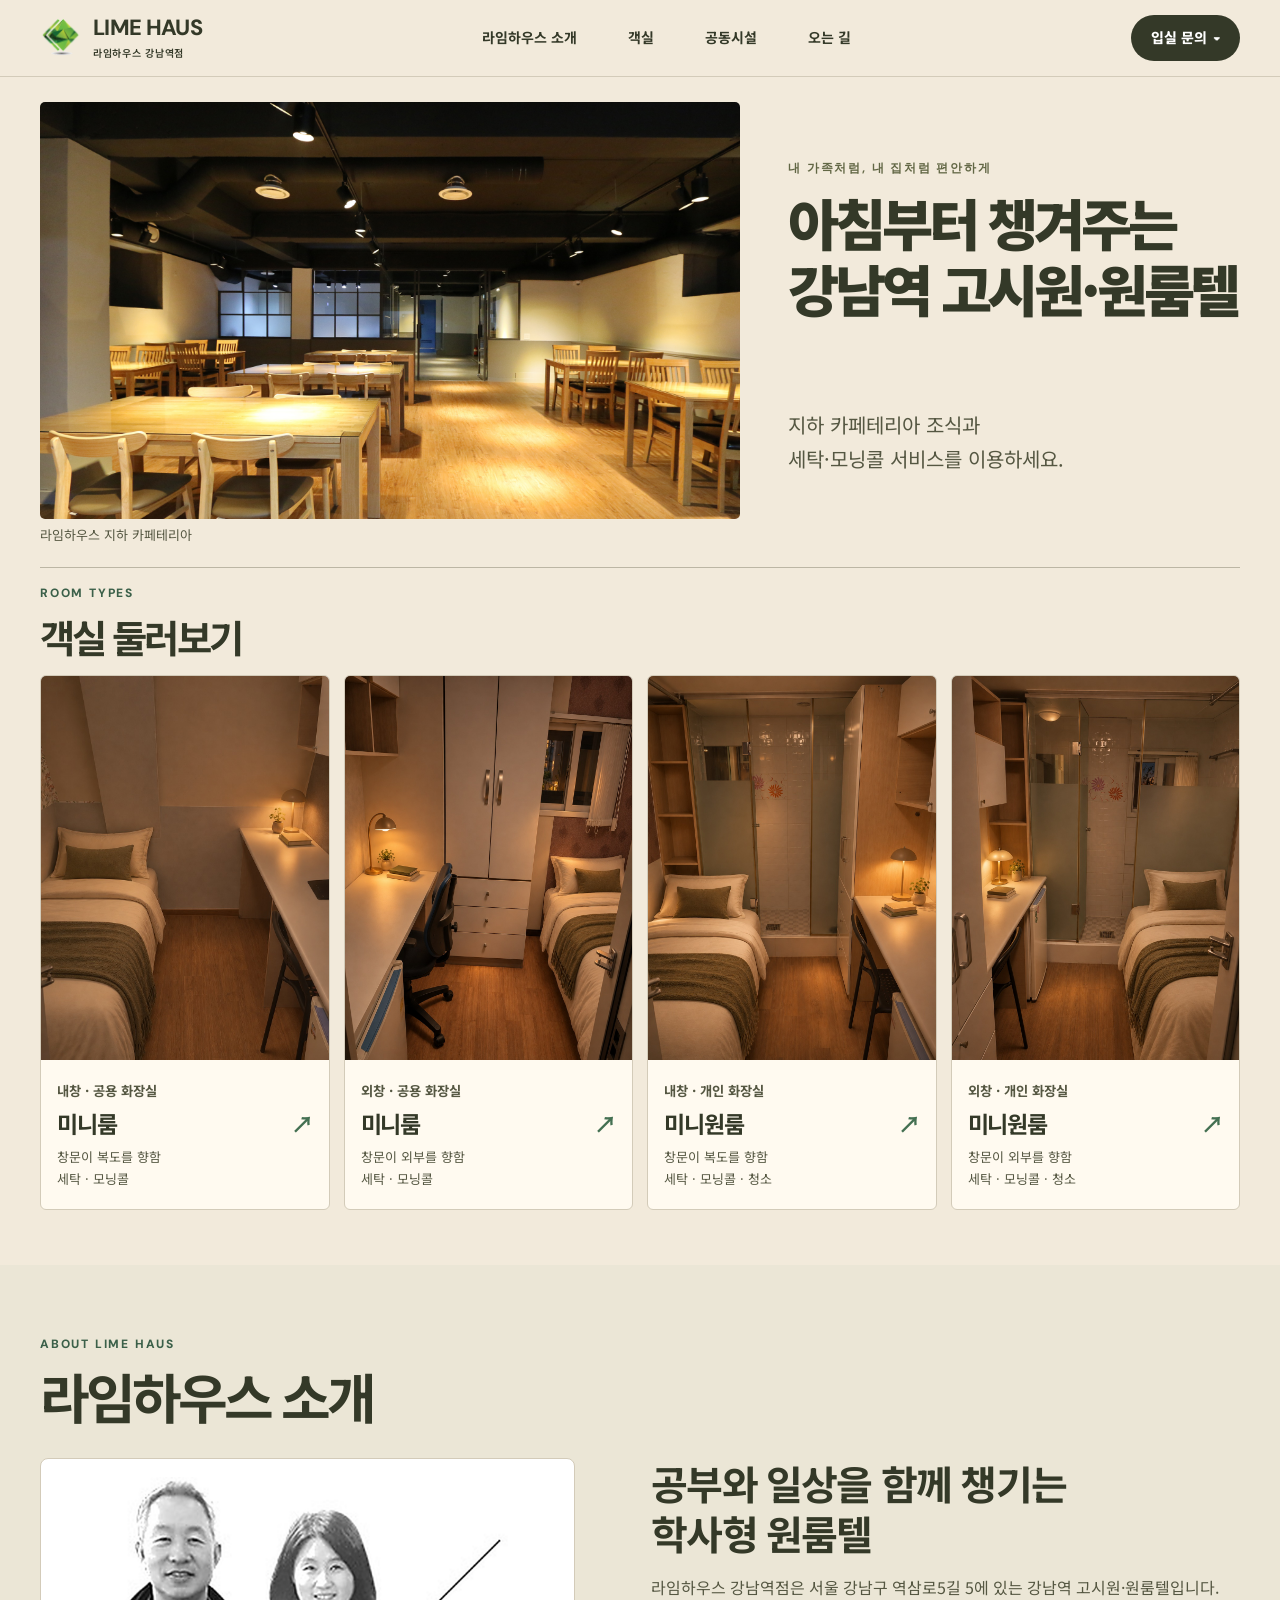
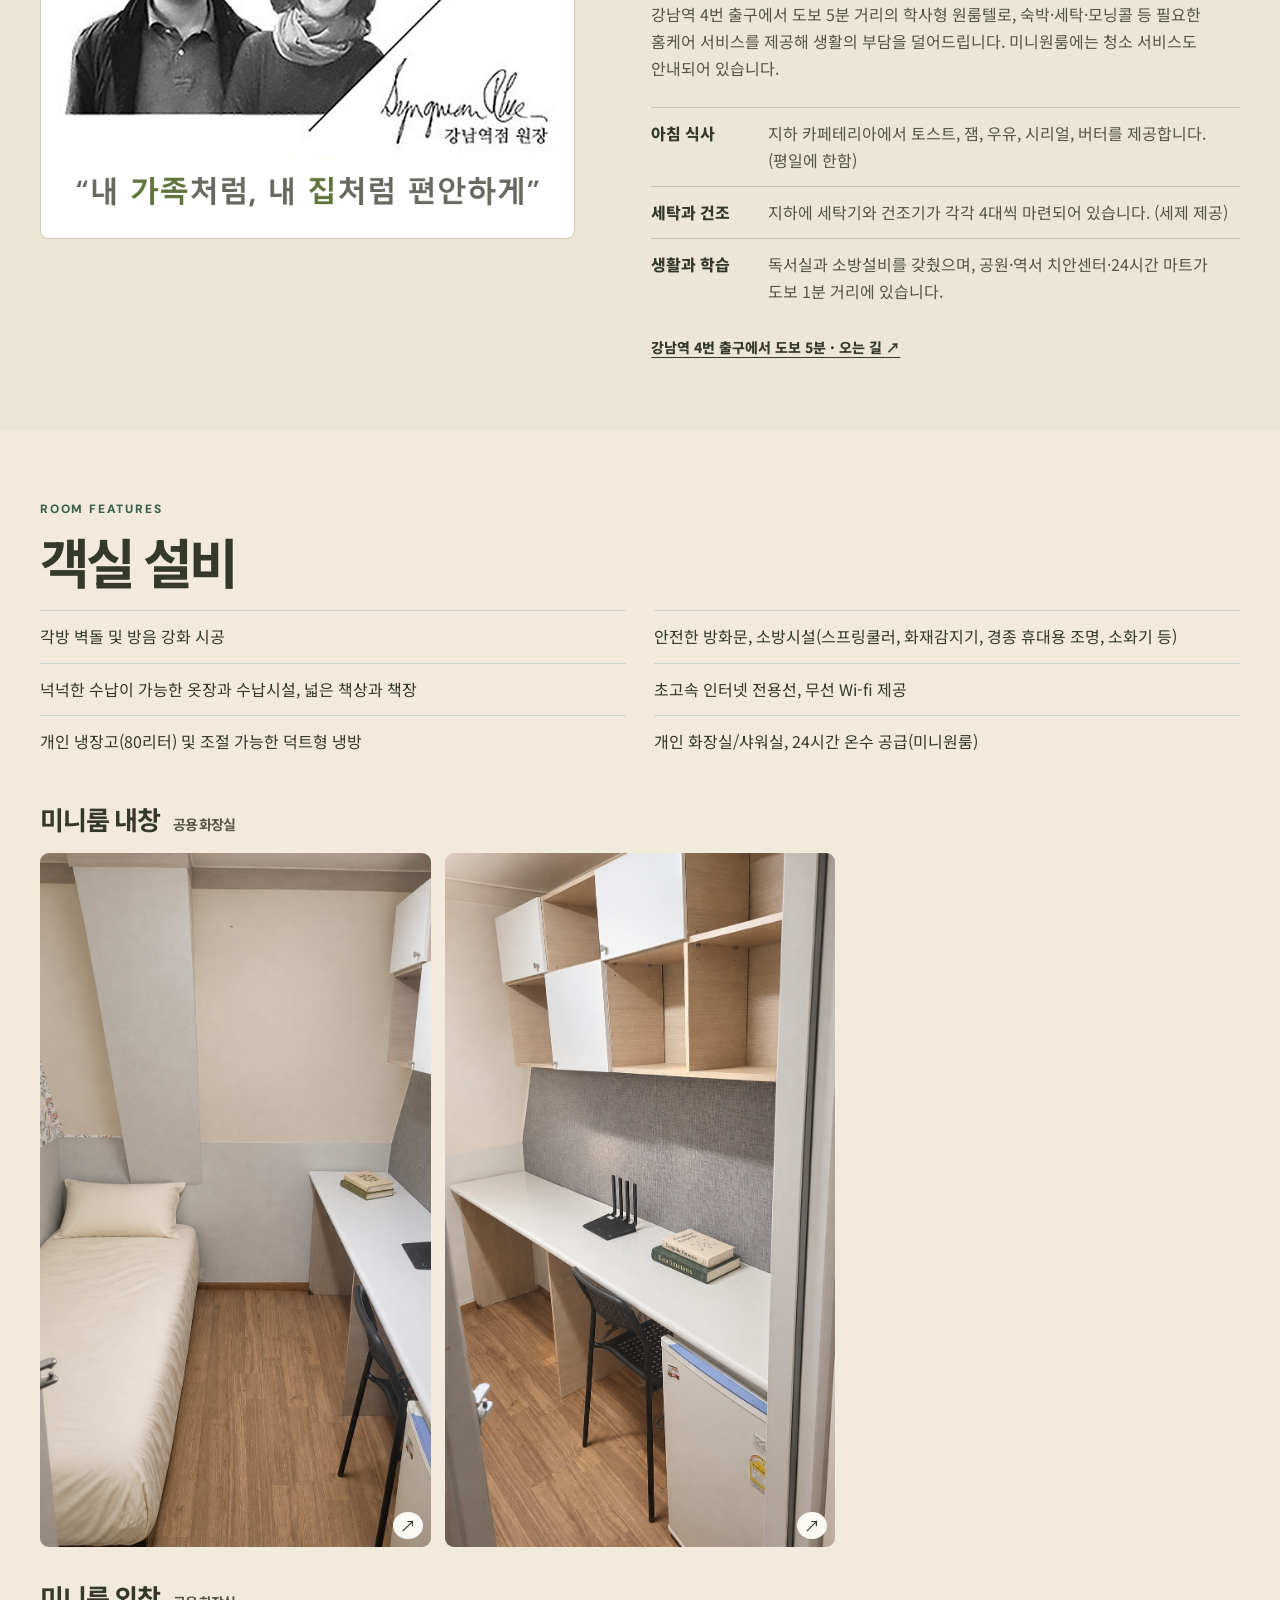
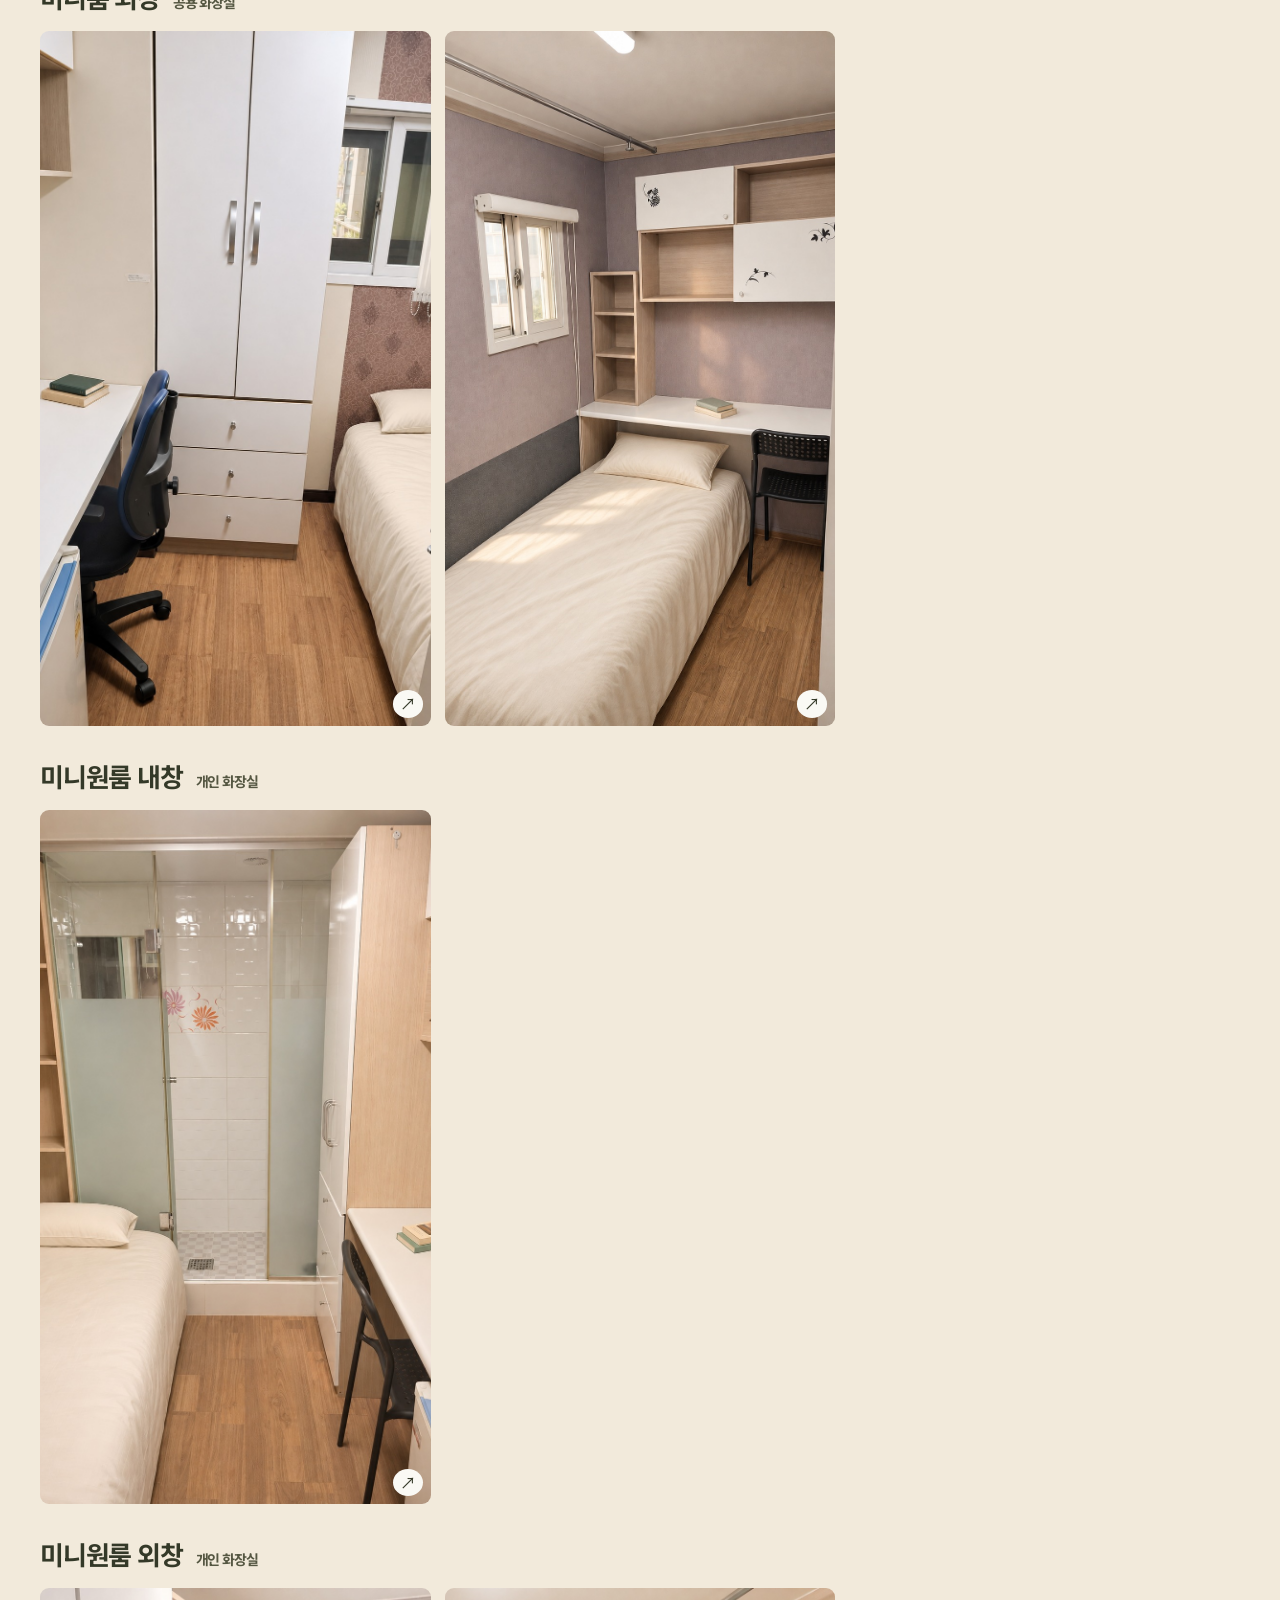
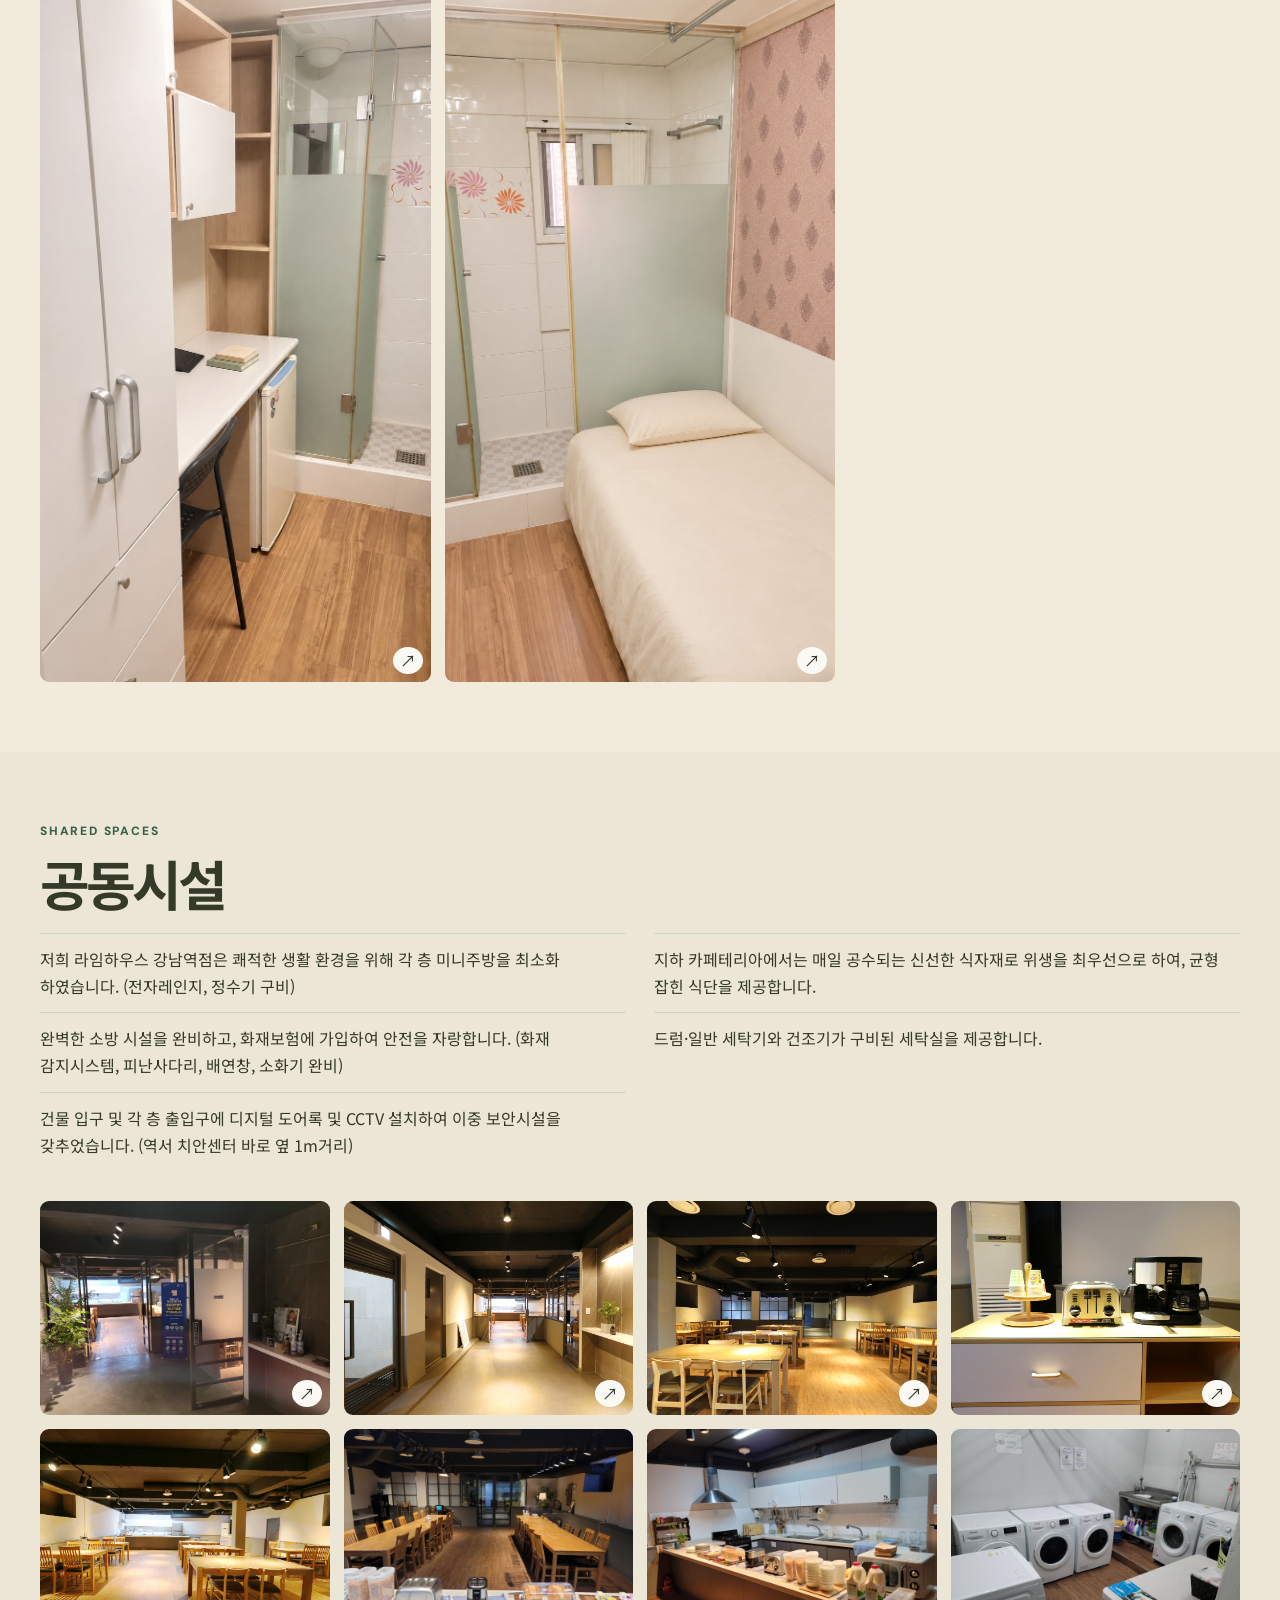
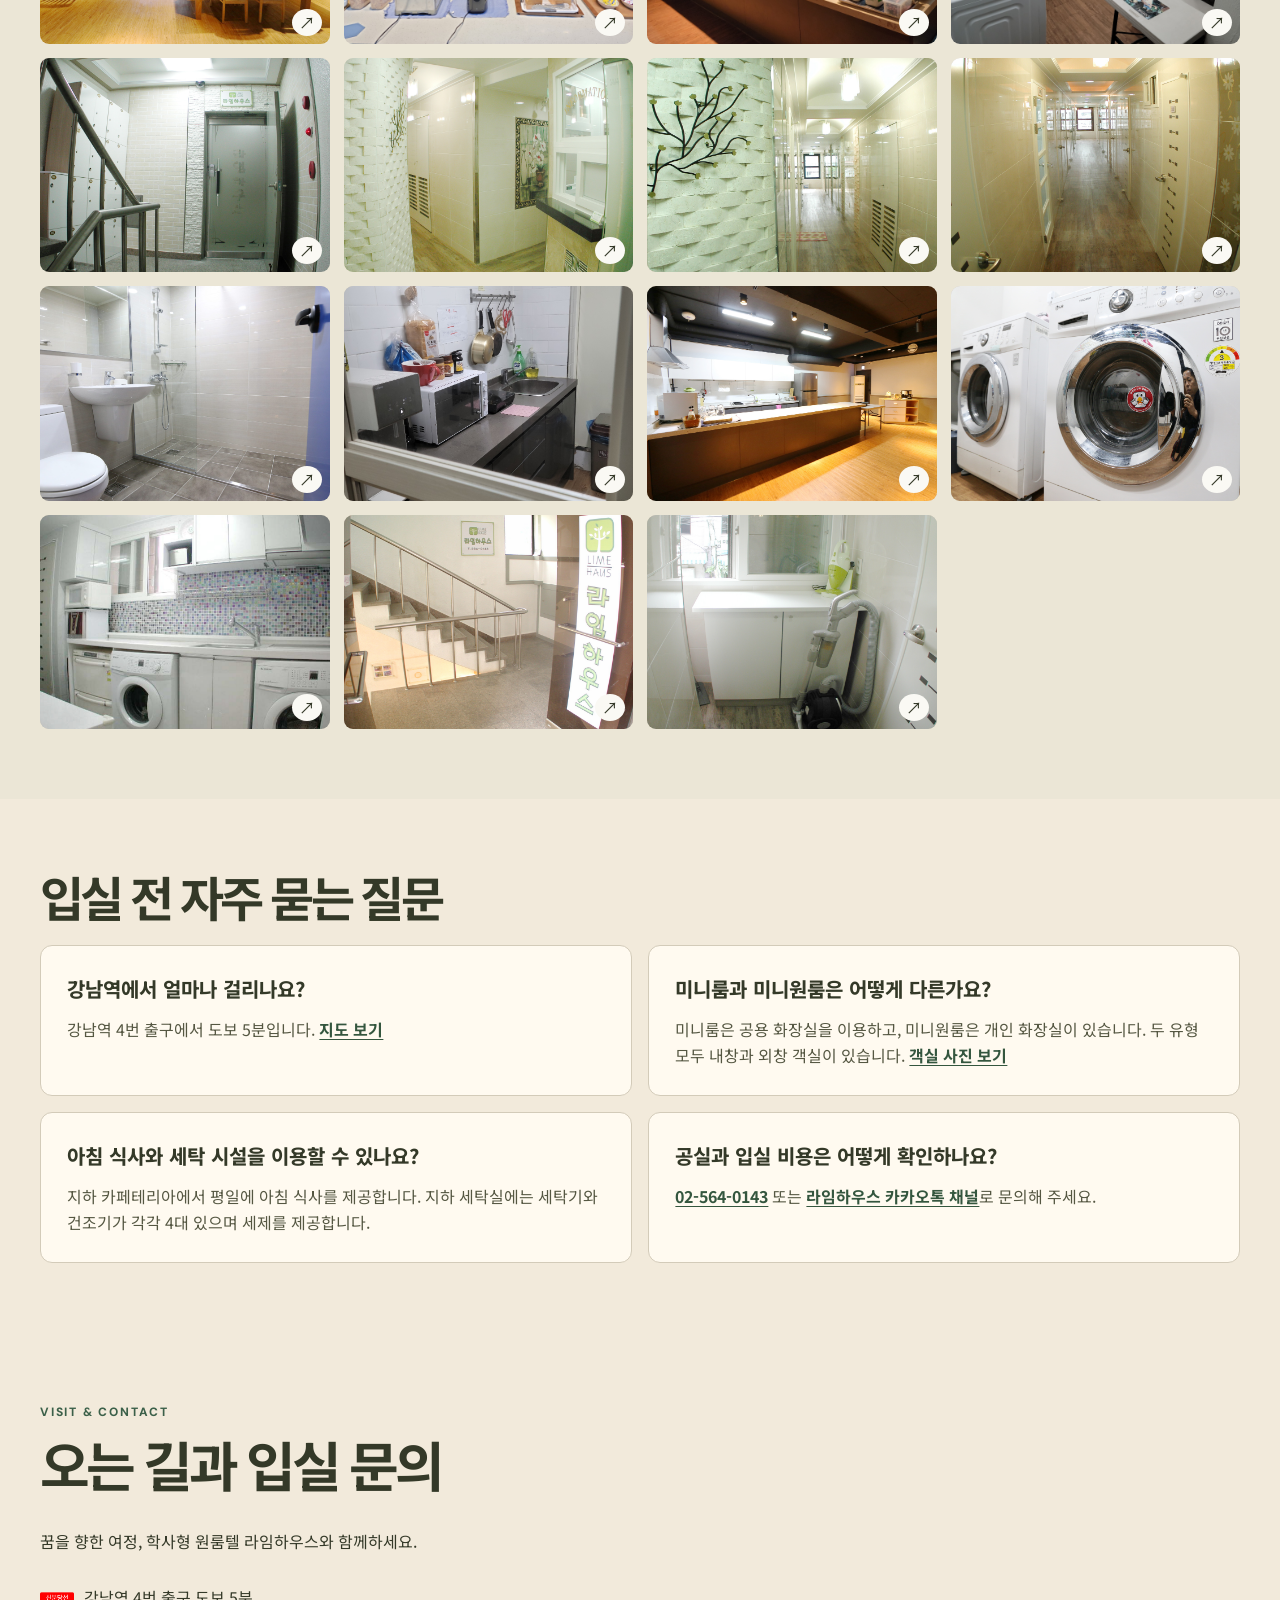
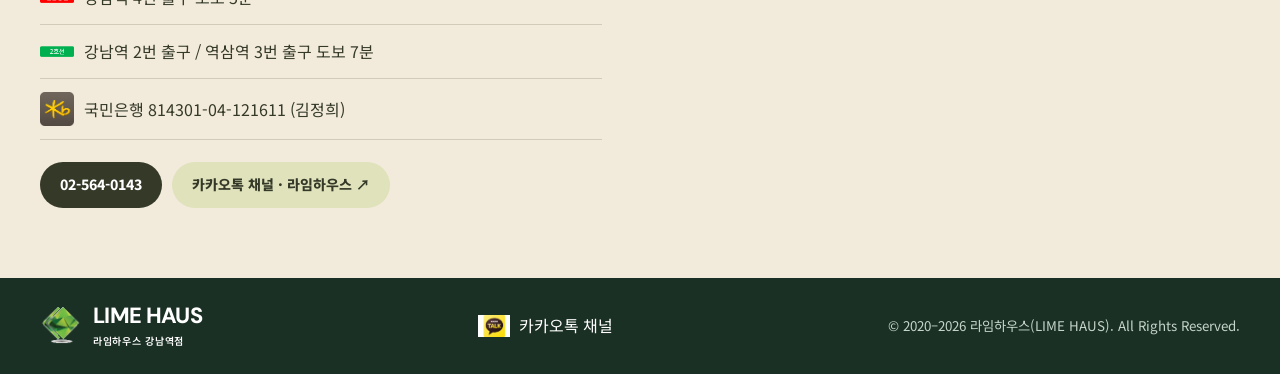
<file: index.html>
<!doctype html><html lang="ko"><head><meta charset="utf-8">
<meta name="naver-site-verification" content="e3fec68d9cb5db5f5b45800fdc0fc445f35e743e"><meta name="viewport" content="width=device-width,initial-scale=1"><meta name="description" content="강남역 4번 출구 도보 5분에 있는 학사형 원룸텔 라임하우스. 미니룸과 개인 화장실이 있는 미니원룸, 평일 조식, 세탁·건조 시설과 입실 문의 안내.">
<title>강남역 고시원·원룸텔 | 라임하우스 강남역점</title>
<link rel="canonical" href="https://lime-gn.co.kr/">
<meta name="robots" content="index, follow, max-image-preview:large">
<meta property="og:type" content="website">
<meta property="og:locale" content="ko_KR">
<meta property="og:title" content="강남역 고시원·원룸텔 | 라임하우스 강남역점">
<meta property="og:description" content="강남역 4번 출구 도보 5분에 있는 학사형 원룸텔 라임하우스. 미니룸과 개인 화장실이 있는 미니원룸, 평일 조식, 세탁·건조 시설과 입실 문의 안내.">
<meta property="og:url" content="https://lime-gn.co.kr/">
<meta property="og:image" content="https://lime-gn.co.kr/assets/IMG_7558.jpg">
<script type="application/ld+json">
{
  "@context": "https://schema.org",
  "@type": "LodgingBusiness",
  "@id": "https://lime-gn.co.kr/#lime-haus",
  "name": "라임하우스 강남역점",
  "url": "https://lime-gn.co.kr/",
  "description": "강남역 4번 출구 도보 5분에 있는 학사형 원룸텔 라임하우스. 미니룸과 개인 화장실이 있는 미니원룸, 평일 조식, 세탁·건조 시설과 입실 문의 안내.",
  "image": "https://lime-gn.co.kr/assets/IMG_7558.jpg",
  "telephone": "+82-2-564-0143",
  "address": {
    "@type": "PostalAddress",
    "streetAddress": "역삼로5길 5",
    "addressLocality": "강남구",
    "addressRegion": "서울특별시",
    "addressCountry": "KR"
  },
  "sameAs": ["https://pf.kakao.com/_dWdij/chat"],
  "amenityFeature": [
    {"@type": "LocationFeatureSpecification", "name": "평일 조식 (지하 카페테리아)", "value": true},
    {"@type": "LocationFeatureSpecification", "name": "세탁기·건조기 (지하 세탁실, 각 4대, 세제 제공)", "value": true},
    {"@type": "LocationFeatureSpecification", "name": "독서실", "value": true},
    {"@type": "LocationFeatureSpecification", "name": "초고속 인터넷 전용선·무선 Wi-Fi", "value": true},
    {"@type": "LocationFeatureSpecification", "name": "개인 냉장고(80리터)·덕트형 냉방", "value": true},
    {"@type": "LocationFeatureSpecification", "name": "모닝콜 서비스", "value": true},
    {"@type": "LocationFeatureSpecification", "name": "청소 서비스 (미니원룸)", "value": true},
    {"@type": "LocationFeatureSpecification", "name": "개인 화장실/샤워실·24시간 온수 (미니원룸)", "value": true},
    {"@type": "LocationFeatureSpecification", "name": "미니주방 (전자레인지, 정수기)", "value": true},
    {"@type": "LocationFeatureSpecification", "name": "디지털 도어록·CCTV", "value": true},
    {"@type": "LocationFeatureSpecification", "name": "소방시설 (스프링쿨러, 화재감지기, 소화기 등)", "value": true}
  ]
}
</script>
<script type="application/ld+json">
{
  "@context": "https://schema.org",
  "@type": "FAQPage",
  "mainEntity": [
    {
      "@type": "Question",
      "name": "강남역에서 얼마나 걸리나요?",
      "acceptedAnswer": {
        "@type": "Answer",
        "text": "강남역 4번 출구에서 도보 5분입니다."
      }
    },
    {
      "@type": "Question",
      "name": "미니룸과 미니원룸은 어떻게 다른가요?",
      "acceptedAnswer": {
        "@type": "Answer",
        "text": "미니룸은 공용 화장실을 이용하고, 미니원룸은 개인 화장실이 있습니다. 두 유형 모두 내창과 외창 객실이 있습니다."
      }
    },
    {
      "@type": "Question",
      "name": "아침 식사와 세탁 시설을 이용할 수 있나요?",
      "acceptedAnswer": {
        "@type": "Answer",
        "text": "지하 카페테리아에서 평일에 아침 식사를 제공합니다. 지하 세탁실에는 세탁기와 건조기가 각각 4대 있으며 세제를 제공합니다."
      }
    },
    {
      "@type": "Question",
      "name": "공실과 입실 비용은 어떻게 확인하나요?",
      "acceptedAnswer": {
        "@type": "Answer",
        "text": "02-564-0143 또는 라임하우스 카카오톡 채널로 문의해 주세요."
      }
    }
  ]
}
</script><link rel="icon" href="assets/weblogo.png"><link rel="stylesheet" href="style.css?v=seo-top5"><script defer src="site.js?v=seo-top5"></script></head><body>
<a class="skip" href="#main">본문 바로가기</a>
<header class="bar"><div class="wrap head"><a class="brand" href="#home"><img src="assets/weblogo.png" alt="" width=42 height=42><span>LIME HAUS<small>라임하우스 강남역점</small></span></a><nav aria-label="주 메뉴"><a href="#about">라임하우스 소개</a><a href="#rooms">객실</a><a href="#shared">공동시설</a><a href="#visit">오는 길</a></nav><details class="inquiry">
<summary class="btn dark top-call">입실 문의 <span aria-hidden="true">▾</span></summary>
<div class="inquiry-options">
<a href="tel:025640143">전화 · 02-564-0143</a>
<a href="https://pf.kakao.com/_dWdij/chat">카카오톡으로 문의</a>
</div>
</details></div></header>
<main id="main"><section class="hero" id="home"><div class="wrap hero-grid">
<figure class="hero-image"><img src="assets/IMG_7558.jpg" alt="라임하우스 지하 카페테리아의 실제 내부" fetchpriority="high"><figcaption>라임하우스 지하 카페테리아</figcaption></figure>
<div class="hero-copy"><p class="eyebrow">내 가족처럼, 내 집처럼 편안하게</p><h1>아침부터 챙겨주는<br>강남역 <span class="nw">고시원·원룸텔</span></h1><p class="lead">지하 카페테리아 조식과<br>세탁·모닝콜 서비스를 이용하세요.</p></div>
</div></section><section class="wrap pad" id="rooms"><div class="section-title"><div><p class="eyebrow">ROOM TYPES</p><h2>객실 둘러보기</h2></div></div><div class="rooms"><a class="room" href="#mini-room-inside"><img src="assets/mini-room-inside-evening.jpg" alt="미니룸 내창의 침대와 책상 야간 연출" loading=lazy><div><small>내창 · 공용 화장실</small><h3>미니룸<span>↗</span></h3><p>창문이 복도를 향함<br>세탁 · 모닝콜</p></div></a><a class="room" href="#mini-room-outside"><img src="assets/mini-room-outside-evening.jpg" alt="미니룸 외창 야간 연출" loading=lazy><div><small>외창 · 공용 화장실</small><h3>미니룸<span>↗</span></h3><p>창문이 외부를 향함<br>세탁 · 모닝콜</p></div></a><a class="room" href="#mini-studio-inside"><img src="assets/mini-studio-inside-evening.jpg" alt="미니원룸 내창 야간 연출" loading=lazy><div><small>내창 · 개인 화장실</small><h3>미니원룸<span>↗</span></h3><p>창문이 복도를 향함<br>세탁 · 모닝콜 · 청소</p></div></a><a class="room" href="#mini-studio-outside"><img src="assets/mini-studio-outside-evening.jpg" alt="미니원룸 외창 야간 연출" loading=lazy><div><small>외창 · 개인 화장실</small><h3>미니원룸<span>↗</span></h3><p>창문이 외부를 향함<br>세탁 · 모닝콜 · 청소</p></div></a></div></section>
<section class="sage" id="about" aria-labelledby="about-title">
<div class="wrap pad">
<p class="eyebrow">ABOUT LIME HAUS</p>
<h2 id="about-title">라임하우스 소개</h2>
<div class="about-grid">
<figure class="about-portrait"><img src="assets/haus-intro-4x.png" alt="라임하우스 강남역점 원장 부부와 서명. 내 가족처럼, 내 집처럼 편안하게" width="1384" height="956" loading=lazy></figure>
<div class="about-copy">
<h3>공부와 일상을 함께 챙기는<br>학사형 원룸텔</h3>
<p>라임하우스 강남역점은 서울 강남구 역삼로5길 5에 있는 강남역 고시원·원룸텔입니다. 강남역 4번 출구에서 도보 5분 거리의 학사형 원룸텔로, 숙박·세탁·모닝콜 등 필요한 홈케어 서비스를 제공해 생활의 부담을 덜어드립니다. 미니원룸에는 청소 서비스도 안내되어 있습니다.</p>
<dl class="about-services">
<div><dt>아침 식사</dt><dd>지하 카페테리아에서 토스트, 잼, 우유, 시리얼, 버터를 제공합니다. (평일에 한함)</dd></div>
<div><dt>세탁과 건조</dt><dd>지하에 세탁기와 건조기가 각각 4대씩 마련되어 있습니다. (세제 제공)</dd></div>
<div><dt>생활과 학습</dt><dd>독서실과 소방설비를 갖췄으며, 공원·역서 치안센터·24시간 마트가 도보 1분 거리에 있습니다.</dd></div>
</dl>
<a class="about-link" href="#visit">강남역 4번 출구에서 도보 5분 · 오는 길 ↗</a>
</div></div></div></section>
<section class="wrap pad"><p class="eyebrow">ROOM FEATURES</p><h2>객실 설비</h2><div class="details"><p>각방 벽돌 및 방음 강화 시공</p><p>안전한 방화문, 소방시설(스프링쿨러, 화재감지기, 경종 휴대용 조명, 소화기 등)</p><p>넉넉한 수납이 가능한 옷장과 수납시설, 넓은 책상과 책장</p><p>초고속 인터넷 전용선, 무선 Wi-fi 제공</p><p>개인 냉장고(80리터) 및 조절 가능한 덕트형 냉방</p><p>개인 화장실/샤워실, 24시간 온수 공급(미니원룸)</p></div>
<h3 class="gallery-title" id="mini-room-inside">미니룸 내창 <small>공용 화장실</small></h3><div class="gallery room-gallery"><figure class="room-detail"><a class="zoom" href="assets/mini-room-inside-01-styled.jpg" aria-label="미니룸 내창의 침대와 바닥 공간 확대"><img src="assets/mini-room-inside-01-styled.jpg" alt="미니룸 내창의 침대와 바닥 공간" loading=lazy><span aria-hidden="true">↗</span></a></figure><figure class="room-detail"><a class="zoom" href="assets/mini-room-inside-02-styled.jpg" aria-label="미니룸 내창의 책상과 책장, 개인 냉장고 확대"><img src="assets/mini-room-inside-02-styled.jpg" alt="미니룸 내창의 책상과 책장, 개인 냉장고" loading=lazy><span aria-hidden="true">↗</span></a></figure></div>
<h3 class="gallery-title" id="mini-room-outside">미니룸 외창 <small>공용 화장실</small></h3><div class="gallery room-gallery"><figure class="room-detail"><a class="zoom" href="assets/mini-room-outside-01-styled.jpg" aria-label="미니룸 외창의 수납장과 책상, 개인 냉장고 확대"><img src="assets/mini-room-outside-01-styled.jpg" alt="미니룸 외창의 수납장과 책상, 개인 냉장고" loading=lazy><span aria-hidden="true">↗</span></a></figure><figure class="room-detail"><a class="zoom" href="assets/mini-room-outside-02-styled.jpg" aria-label="미니룸 외창의 침대와 외부 창문, 책상 확대"><img src="assets/mini-room-outside-02-styled.jpg" alt="미니룸 외창의 침대와 외부 창문, 책상" loading=lazy><span aria-hidden="true">↗</span></a></figure></div>
<h3 class="gallery-title" id="mini-studio-inside">미니원룸 내창 <small>개인 화장실</small></h3><div class="gallery room-gallery"><figure class="room-detail"><a class="zoom" href="assets/mini-studio-inside-01-styled.jpg" aria-label="미니원룸 내창의 침대와 개인 욕실, 책상과 수납장 확대"><img src="assets/mini-studio-inside-01-styled.jpg" alt="미니원룸 내창의 침대와 개인 욕실, 책상과 수납장" loading=lazy><span aria-hidden="true">↗</span></a></figure></div>
<h3 class="gallery-title" id="mini-studio-outside">미니원룸 외창 <small>개인 화장실</small></h3><div class="gallery room-gallery"><figure class="room-detail"><a class="zoom" href="assets/mini-studio-outside-03-styled.jpg" aria-label="미니원룸 외창의 개인 욕실과 책상, 수납장 확대"><img src="assets/mini-studio-outside-03-styled.jpg" alt="미니원룸 외창의 개인 욕실과 책상, 수납장" loading=lazy><span aria-hidden="true">↗</span></a></figure><figure class="room-detail"><a class="zoom" href="assets/mini-studio-outside-02-styled.jpg" aria-label="미니원룸 외창의 침대와 개인 욕실 확대"><img src="assets/mini-studio-outside-02-styled.jpg" alt="미니원룸 외창의 침대와 개인 욕실" loading=lazy><span aria-hidden="true">↗</span></a></figure></div></section>
<section class="sage" id="shared"><div class="wrap pad"><p class="eyebrow">SHARED SPACES</p><h2>공동시설</h2><div class="details"><p>저희 라임하우스 강남역점은 쾌적한 생활 환경을 위해 각 층 미니주방을 최소화 하였습니다. (전자레인지, 정수기 구비)</p><p>지하 카페테리아에서는 매일 공수되는 신선한 식자재로 위생을 최우선으로 하여, 균형 잡힌 식단을 제공합니다.</p><p>완벽한 소방 시설을 완비하고, 화재보험에 가입하여 안전을 자랑합니다. (화재 감지시스템, 피난사다리, 배연창, 소화기 완비)</p><p>드럼·일반 세탁기와 건조기가 구비된 세탁실을 제공합니다.</p><p>건물 입구 및 각 층 출입구에 디지털 도어록 및 CCTV 설치하여 이중 보안시설을 갖추었습니다. (역서 치안센터 바로 옆 1m거리)</p></div><div class="gallery"><a class="zoom" href="assets/KakaoTalk_20220105_231406161.jpg" aria-label="지하 공동공간 입구. 유리문 너머로 식탁이 놓인 카페테리아가 보임 확대"><img src="assets/KakaoTalk_20220105_231406161.jpg" alt="지하 공동공간 입구. 유리문 너머로 식탁이 놓인 카페테리아가 보임" loading=lazy><span aria-hidden="true">↗</span></a><a class="zoom" href="assets/IMG_7561.jpg" aria-label="지하 카페테리아로 이어지는 복도. 유리 칸막이 너머로 식탁과 주방이 보임 확대"><img src="assets/IMG_7561.jpg" alt="지하 카페테리아로 이어지는 복도. 유리 칸막이 너머로 식탁과 주방이 보임" loading=lazy><span aria-hidden="true">↗</span></a><a class="zoom" href="assets/IMG_7558.jpg" aria-label="라임하우스 지하 카페테리아 내부 확대"><img src="assets/IMG_7558.jpg" alt="라임하우스 지하 카페테리아 내부" loading=lazy><span aria-hidden="true">↗</span></a><a class="zoom" href="assets/IMG_7546.jpg" aria-label="카페테리아의 토스터와 커피머신, 일회용 컵이 놓인 선반 확대"><img src="assets/IMG_7546.jpg" alt="카페테리아의 토스터와 커피머신, 일회용 컵이 놓인 선반" loading=lazy><span aria-hidden="true">↗</span></a><a class="zoom" href="assets/IMG_7534.jpg" aria-label="지하 카페테리아의 식탁과 의자, 안쪽 주방 카운터 확대"><img src="assets/IMG_7534.jpg" alt="지하 카페테리아의 식탁과 의자, 안쪽 주방 카운터" loading=lazy><span aria-hidden="true">↗</span></a><a class="zoom" href="assets/KakaoTalk_20220105_231359856.jpg" aria-label="조식 코너의 토스터, 시리얼, 식빵과 카페테리아 긴 식탁 확대"><img src="assets/KakaoTalk_20220105_231359856.jpg" alt="조식 코너의 토스터, 시리얼, 식빵과 카페테리아 긴 식탁" loading=lazy><span aria-hidden="true">↗</span></a><a class="zoom" href="assets/KakaoTalk_20220105_231347538.jpg" aria-label="카페테리아 주방 카운터에 차려진 조식. 토스터, 시리얼, 식빵, 우유, 그릇 확대"><img src="assets/KakaoTalk_20220105_231347538.jpg" alt="카페테리아 주방 카운터에 차려진 조식. 토스터, 시리얼, 식빵, 우유, 그릇" loading=lazy><span aria-hidden="true">↗</span></a><a class="zoom" href="assets/KakaoTalk_20220105_231420612.jpg" aria-label="지하 세탁실의 세탁기와 건조기 확대"><img src="assets/KakaoTalk_20220105_231420612.jpg" alt="지하 세탁실의 세탁기와 건조기" loading=lazy><span aria-hidden="true">↗</span></a><a class="zoom" href="assets/EPSN0053.jpg" aria-label="건물 계단과 사물함, 라임하우스 간판이 붙은 출입문 확대"><img src="assets/EPSN0053.jpg" alt="건물 계단과 사물함, 라임하우스 간판이 붙은 출입문" loading=lazy><span aria-hidden="true">↗</span></a><a class="zoom" href="assets/EPSN0015.jpg" aria-label="안내 창구가 있는 타일 마감 로비 확대"><img src="assets/EPSN0015.jpg" alt="안내 창구가 있는 타일 마감 로비" loading=lazy><span aria-hidden="true">↗</span></a><a class="zoom" href="assets/Untitled-6.jpg" aria-label="객실로 이어지는 복도. 석재 벽 장식과 타일 벽 확대"><img src="assets/Untitled-6.jpg" alt="객실로 이어지는 복도. 석재 벽 장식과 타일 벽" loading=lazy><span aria-hidden="true">↗</span></a><a class="zoom" href="assets/Untitled-4.jpg" aria-label="객실 문이 나란히 있는 복도와 끝의 창문 확대"><img src="assets/Untitled-4.jpg" alt="객실 문이 나란히 있는 복도와 끝의 창문" loading=lazy><span aria-hidden="true">↗</span></a><a class="zoom" href="assets/IMG_7569-scaled.jpg" aria-label="화장실과 샤워 공간. 세면대, 변기, 유리 샤워 부스 확대"><img src="assets/IMG_7569-scaled.jpg" alt="화장실과 샤워 공간. 세면대, 변기, 유리 샤워 부스" loading=lazy><span aria-hidden="true">↗</span></a><a class="zoom" href="assets/KakaoTalk_20220105_231426179.jpg" aria-label="미니주방. 전자레인지, 정수기, 싱크대 확대"><img src="assets/KakaoTalk_20220105_231426179.jpg" alt="미니주방. 전자레인지, 정수기, 싱크대" loading=lazy><span aria-hidden="true">↗</span></a><a class="zoom" href="assets/Untitled-2-1.jpg" aria-label="카페테리아 주방과 냉장고, 커피머신이 놓인 수납장 확대"><img src="assets/Untitled-2-1.jpg" alt="카페테리아 주방과 냉장고, 커피머신이 놓인 수납장" loading=lazy><span aria-hidden="true">↗</span></a><a class="zoom" href="assets/Untitled-2.jpg" aria-label="세탁실의 드럼 세탁기 두 대 확대"><img src="assets/Untitled-2.jpg" alt="세탁실의 드럼 세탁기 두 대" loading=lazy><span aria-hidden="true">↗</span></a><a class="zoom" href="assets/EPSN0133.jpg" aria-label="싱크대와 세탁기, 전자레인지가 있는 주방·세탁 공간 확대"><img src="assets/EPSN0133.jpg" alt="싱크대와 세탁기, 전자레인지가 있는 주방·세탁 공간" loading=lazy><span aria-hidden="true">↗</span></a><a class="zoom" href="assets/EPSN0100.jpg" aria-label="계단과 라임하우스 안내 간판 확대"><img src="assets/EPSN0100.jpg" alt="계단과 라임하우스 안내 간판" loading=lazy><span aria-hidden="true">↗</span></a><a class="zoom" href="assets/Untitled-8.jpg" aria-label="창가 수납장 옆에 비치된 청소기 확대"><img src="assets/Untitled-8.jpg" alt="창가 수납장 옆에 비치된 청소기" loading=lazy><span aria-hidden="true">↗</span></a></div></div></section>
<section class="wrap pad" id="faq" aria-labelledby="faq-title">
<h2 id="faq-title">입실 전 자주 묻는 질문</h2>
<dl class="faq-grid">
<div><dt>강남역에서 얼마나 걸리나요?</dt><dd>강남역 4번 출구에서 도보 5분입니다. <a href="#visit">지도 보기</a></dd></div>
<div><dt>미니룸과 미니원룸은 어떻게 다른가요?</dt><dd>미니룸은 공용 화장실을 이용하고, 미니원룸은 개인 화장실이 있습니다. 두 유형 모두 내창과 외창 객실이 있습니다. <a href="#rooms">객실 사진 보기</a></dd></div>
<div><dt>아침 식사와 세탁 시설을 이용할 수 있나요?</dt><dd>지하 카페테리아에서 평일에 아침 식사를 제공합니다. 지하 세탁실에는 세탁기와 건조기가 각각 4대 있으며 세제를 제공합니다.</dd></div>
<div><dt>공실과 입실 비용은 어떻게 확인하나요?</dt><dd><a href="tel:025640143">02-564-0143</a> 또는 <a href="https://pf.kakao.com/_dWdij/chat">라임하우스 카카오톡 채널</a>로 문의해 주세요.</dd></div>
</dl>
</section>
<section class="wrap pad" id="visit"><p class="eyebrow">VISIT & CONTACT</p><h2>오는 길과 입실 문의</h2><div class="split visit"><div><p>꿈을 향한 여정, 학사형 원룸텔 라임하우스와 함께하세요.</p><div class="info"><p><img src="assets/bundang-e1586652846890.png" alt="" loading=lazy>강남역 4번 출구 도보 5분</p><p><img src="assets/2hosun-e1586652882385.png" alt="" loading=lazy>강남역 2번 출구 / 역삼역 3번 출구 도보 7분</p><p><img src="assets/kb.png" alt="" loading=lazy>국민은행 814301-04-121611 (김정희)</p></div><div class="actions"><a class="btn dark" href="tel:025640143">02-564-0143</a><a class="btn lime" href="https://pf.kakao.com/_dWdij/chat">카카오톡 채널 · 라임하우스 ↗</a></div></div><div><div id="daumRoughmapContainer1586659808742" class="root_daum_roughmap root_daum_roughmap_landing"></div><script src="https://ssl.daumcdn.net/dmaps/map_js_init/roughmapLoader.js"></script><script>window.addEventListener("load",()=>{if(typeof window.daum?.roughmap?.Lander === "function") new daum.roughmap.Lander({timestamp:"1586659808742",key:"xvmt",mapHeight:"330"}).render()})</script></div></div></section></main>
<footer><div class="wrap foot"><a class="brand" href="#home"><img src="assets/weblogo.png" alt="" width=42 height=42><span>LIME HAUS<small>라임하우스 강남역점</small></span></a><a href="https://pf.kakao.com/_dWdij/chat"><img src="assets/kakao-talk-100534379-large.png" alt="" loading=lazy>카카오톡 채널</a><small>© 2020–2026 라임하우스(LIME HAUS). All Rights Reserved.</small></div></footer>
<a class="m-call" href="tel:025640143" aria-label="전화 문의 02-564-0143">전화 문의 · 02-564-0143</a>
<dialog aria-label="시설 사진 확대"><button type="button" aria-label="닫기">×</button><img alt=""></dialog>
</body></html>
</file>
<file: style.css>
@import url('https://fonts.googleapis.com/css2?family=DM+Sans:wght@500;600;700;800&family=Noto+Sans+KR:wght@400;500;600;700;800;900&display=swap');
:root{--ink:#17271e;--paper:#faf9f4;--sage:#eaf0e6;--lime:#d8f479;--line:#d9dfd4;--muted:#4c6053;--latin:"DM Sans",sans-serif}
*{box-sizing:border-box}html{scroll-behavior:smooth;scroll-padding-top:100px}body{margin:0;background:var(--paper);color:var(--ink);font:16px/1.7 "Noto Sans KR",sans-serif;word-break:keep-all}a{color:inherit;text-decoration:none}img{display:block;max-width:100%}button{font:inherit}a:focus-visible,button:focus-visible{outline:3px solid #819e35;outline-offset:4px}.skip{position:fixed;left:10px;top:-70px;z-index:4;background:white;padding:10px}.skip:focus{top:5px}.wrap{width:min(1200px,calc(100% - 72px));margin:auto}.bar{position:sticky;top:0;z-index:3;background:var(--paper);border-bottom:1px solid var(--line)}.head,.foot{display:flex;align-items:center;justify-content:space-between;gap:24px}.head{min-height:76px}.brand{display:inline-flex;align-items:center;gap:11px;font:800 22px/1.1 var(--latin);letter-spacing:-.03em;flex-shrink:0}.brand img{object-fit:contain}.brand small{display:block;font:600 10px/1.4 "Noto Sans KR",sans-serif;letter-spacing:.07em;margin-top:5px}.head nav{display:flex;gap:clamp(16px,4vw,52px);font-weight:700;font-size:14px}.head nav a:hover{text-decoration:underline;text-underline-offset:5px}.btn{display:inline-flex;align-items:center;justify-content:center;min-height:46px;padding:9px 19px;border:1px solid transparent;border-radius:50px;font-size:14px;font-weight:800}.dark{background:var(--ink);color:#fff}.lime{background:var(--lime);color:var(--ink)}.outline{border-color:#a5b7a6;color:white}.actions{display:flex;align-items:center;gap:10px;flex-wrap:wrap;margin-top:22px}.btn:hover{filter:brightness(.94)}.hero{background:#1b3025;color:#fff}.hero-grid{display:grid;grid-template-columns:.85fr 1.15fr;align-items:stretch;gap:36px;padding-block:28px}.hero-copy{padding:55px 0 57px}.eyebrow{font:800 12px/1.5 var(--latin);letter-spacing:.15em;color:#3b6049;margin:0 0 12px}.hero .eyebrow,.hero h1 span{color:var(--lime)}.hero h1{font-size:clamp(53px,7.3vw,105px);line-height:1.01;letter-spacing:-.09em;margin:0 0 22px;font-weight:900}.lead{font-size:clamp(17px,2vw,24px);margin:0}.english{font:500 15px var(--latin);color:#c5d5c9;margin-top:6px}.hero-image{overflow:hidden;border-radius:2px 48px 2px 2px;min-height:350px;background:#31483b}.hero-image img{width:100%;height:100%;object-fit:cover}.pad{padding-block:70px}.section-title{display:flex;justify-content:space-between;align-items:end;gap:18px;margin-bottom:28px}.section-title p:last-child{color:var(--muted);margin-bottom:5px}h2{font-size:clamp(32px,4.4vw,54px);line-height:1.16;letter-spacing:-.075em;margin:0 0 16px}h3{letter-spacing:-.045em}.section-title h2{margin:0}.rooms,.gallery{display:grid;grid-template-columns:repeat(4,minmax(0,1fr));gap:14px}.room{background:#fff;border:1px solid var(--line);overflow:hidden;border-radius:12px}.room>img{width:100%;aspect-ratio:1.39;object-fit:cover}.room>div{padding:16px}.room small,.gallery-title small{color:var(--muted);font-weight:700}.room h3{margin:1px 0;font-size:23px}.room h3 span{float:right;color:#447052}.room p{margin:3px 0;font-size:13px;color:var(--muted)}.room:hover{border-color:#738d59}.sage{background:var(--sage)}.split{display:grid;grid-template-columns:1fr 1fr;gap:clamp(24px,6vw,82px);align-items:start}.split img{border-radius:12px;width:100%}.split img+img{margin-top:14px}.details{display:grid;grid-template-columns:repeat(2,minmax(0,1fr));gap:0 28px;margin:18px 0 30px}.details p{border-top:1px solid #cbd7cc;padding:12px 0;margin:0}.gallery-title{margin:28px 0 12px;font-size:26px}.gallery-title small{font-size:14px;margin-left:7px}.zoom{position:relative;display:block;border-radius:9px;overflow:hidden;background:var(--line)}.zoom img{width:100%;aspect-ratio:1.35;object-fit:cover;transition:transform .2s}.zoom:hover img{transform:scale(1.045)}.zoom span{position:absolute;right:8px;bottom:8px;background:#faf9f4;border-radius:50%;width:30px;text-align:center}.visit .gallery{grid-template-columns:1fr;margin-top:12px}.visit .zoom img{height:auto;aspect-ratio:auto;object-fit:contain}.info p{display:flex;gap:10px;align-items:center;border-bottom:1px solid var(--line);padding:13px 0;margin:0}.info img,.foot>a:nth-child(2) img{width:34px;height:22px;object-fit:contain;border-radius:0}.root_daum_roughmap{width:100%!important;max-width:100%;overflow:hidden}footer{background:#1b3025;color:#fff;padding:26px 0}.foot>a:nth-child(2){display:flex;gap:8px;align-items:center}.foot>small{color:#c5d5c9}dialog{padding:0;border:0;background:#14231b;max-width:95vw;max-height:94vh;color:white;border-radius:9px}dialog::backdrop{background:#101b15df}dialog img{max-height:90vh;object-fit:contain}dialog button{position:absolute;right:8px;top:8px;border:none;border-radius:50%;background:white;color:var(--ink);width:42px;height:42px;font-size:26px;cursor:pointer}
@media(max-width:850px){.wrap{width:calc(100% - 40px)}.rooms,.gallery{grid-template-columns:repeat(2,minmax(0,1fr))}.hero-copy{padding:36px 0}.hero-grid{gap:18px}.hero-image{min-height:260px}.foot{flex-wrap:wrap}}
@media(max-width:620px){html{scroll-padding-top:110px}.head{gap:0;flex-wrap:wrap;padding-top:10px}.head nav{order:3;justify-content:space-between;width:100%;gap:8px;padding:12px 0;font-size:12px}.top-call{min-height:36px;font-size:12px;padding:5px 12px}.hero-grid,.split,.details{grid-template-columns:1fr}.hero-copy{padding:14px 0 0}.hero-image{height:260px}.pad{padding-block:46px}.section-title{display:block}.section-title>p{margin-top:10px}.room>div{padding:11px}.room h3{font-size:19px}.room p{font-size:12px}.rooms,.gallery{gap:9px}.hero h1{font-size:60px}}
@media(prefers-reduced-motion:reduce){html{scroll-behavior:auto}*{transition:none!important}}

/* Cafeteria-led homepage */
:root{--ink:#343928;--paper:#f2eadb;--sage:#ebe6d6;--lime:#dfe2bb;--muted:#555742;--line:#d3cbb9}
.hero{background:var(--paper);color:var(--ink)}
.hero-grid{grid-template-columns:1.55fr 1fr;gap:clamp(20px,4vw,48px);align-items:center;padding-block:25px 0}
.hero-image{margin:0;min-width:0;min-height:0;background:transparent;border-radius:0}
.hero-image img{width:100%;height:auto;aspect-ratio:1.68;object-fit:cover;border-radius:5px}
.hero-image figcaption{color:var(--muted);font-size:13px;margin-top:5px}
.hero-copy{padding:12px 0 24px}
.hero .eyebrow{color:#626745}
.hero h1{font-size:clamp(31px,4.35vw,61px);line-height:1.18;letter-spacing:-.075em}
.hero .lead{font-size:clamp(15px,1.6vw,20px);color:var(--muted)}
.hero .btn{background:#4b5639;color:white;border-radius:5px}
#rooms{padding-block:0 55px;margin-top:21px}
#rooms .section-title{border-top:1px solid #bcb6a4;padding-top:16px;margin-bottom:17px}
#rooms .section-title h2{font-size:clamp(27px,3vw,39px)}
#rooms .section-title p:last-child{font-size:14px}
.room{background:#fffaf0;border-radius:6px}
.room>img{aspect-ratio:2.05;object-position:center 65%}
.split img{height:auto}
@media(max-width:620px){
 .hero-grid{grid-template-columns:1fr;gap:12px;padding-top:15px}
 .hero-image{height:auto}
 .hero-copy{padding:5px 0 0}
 .hero h1{margin-bottom:12px}
 .hero .actions{margin-top:14px}
 #rooms{margin-top:20px;padding-bottom:40px}
 .room>img{aspect-ratio:1.55}
}

.hero-grid{align-items:start}
.hero-copy{display:flex;flex-direction:column;align-items:flex-start;align-self:stretch;justify-content:center}
.hero h1{min-height:2.36em}
.hero .lead{min-height:3.4em}

#about{background:#ebe6d6}
.about-grid{display:grid;grid-template-columns:minmax(0,1fr) minmax(0,1.1fr);gap:clamp(24px,6vw,76px);align-items:start;margin-top:30px}
.about-portrait{margin:0;background:#fff;padding:clamp(8px,1.5vw,18px);border:1px solid var(--line);border-radius:8px}
.about-portrait img{width:100%;height:auto;display:block}
.about-copy h3{font-size:clamp(25px,3.4vw,40px);line-height:1.25;margin:0 0 14px}
.about-copy p,.about-services dd{color:var(--muted)}
.about-services{margin:24px 0 15px}
.about-services div{display:grid;grid-template-columns:105px 1fr;gap:12px;border-top:1px solid #c9c2af;padding:12px 0}
.about-services dt{font-weight:800}
.about-services dd{margin:0}
.about-link{display:inline-block;font-size:14px;font-weight:800;text-decoration:underline;text-underline-offset:4px}
@media(max-width:620px){.about-grid{grid-template-columns:1fr;gap:24px;margin-top:20px}.about-services div{grid-template-columns:76px 1fr;gap:10px}}

.gallery-note{color:var(--muted);font-size:14px;margin:0 0 10px}

.room-detail{margin:0;min-width:0;scroll-margin-top:12px}
.room-detail figcaption{padding:7px 2px;font-size:13px;color:var(--muted)}
.room-detail figcaption strong{font-size:15px;color:var(--ink)}
.room-detail:target{grid-column:1/-1;grid-row:1;width:min(100%,560px);outline:2px solid #777b62;outline-offset:4px;border-radius:8px}
.room-detail:target .zoom img{aspect-ratio:4/3;object-fit:contain}
.inquiry{position:relative}
.inquiry summary{cursor:pointer;list-style:none;white-space:nowrap;gap:6px}
.inquiry summary::-webkit-details-marker{display:none}
.inquiry-options{position:absolute;right:0;top:calc(100% + 8px);width:210px;background:var(--paper);border:1px solid var(--line);border-radius:10px;padding:5px;box-shadow:0 8px 24px #34392826}
.inquiry-options a{display:block;padding:10px 12px;font-size:14px;font-weight:700;border-radius:6px}
.inquiry-options a:hover,.inquiry-options a:focus-visible{background:var(--sage)}



#visit .root_daum_roughmap .cont { display: none; }

/* 실제 객실 세로 사진: 구조가 잘리지 않도록 원본 비율을 온전히 표시 */
.room>img{aspect-ratio:4/3;object-fit:contain;object-position:center;background:#e8e2d6}
.gallery-title{scroll-margin-top:110px}
.room-gallery{grid-template-columns:repeat(3,minmax(0,1fr));align-items:start}
.room-gallery .zoom{background:#e8e2d6}
.room-gallery .zoom img{aspect-ratio:3/4;object-fit:contain}
@media(max-width:850px){.room-gallery{grid-template-columns:repeat(2,minmax(0,1fr))}}
@media(max-width:620px){.room>img{aspect-ratio:3/4}.room-gallery{grid-template-columns:repeat(2,minmax(0,1fr))}}

.room[href="#mini-room-inside"] > img,
.room[href="#mini-room-outside"] > img,
.room[href="#mini-studio-inside"] > img,
.room[href="#mini-studio-outside"] > img,
#mini-room-inside + .room-gallery .zoom img {
  display: block;
  width: 100%;
  height: auto;
  aspect-ratio: auto;
}

.room[href="#mini-room-inside"] > img {
  aspect-ratio: 3 / 4;
  object-fit: cover;
  object-position: center 65%;
}

#mini-room-outside + .room-gallery .zoom img,
#mini-studio-inside + .room-gallery .zoom img,
#mini-studio-outside + .room-gallery .zoom img {
  display: block;
  width: 100%;
  height: auto;
  aspect-ratio: 941 / 1672;
  object-fit: cover;
  object-position: center;
}

#mini-room-inside + .room-gallery .zoom:hover img,
#mini-room-outside + .room-gallery .zoom:hover img,
#mini-studio-inside + .room-gallery .zoom:hover img,
#mini-studio-outside + .room-gallery .zoom:hover img {
  transform: none;
}

#faq-title {
  font-size: clamp(1.8rem, 4vw, 3rem);
  margin-bottom: 1.25rem;
}

.faq-grid {
  display: grid;
  grid-template-columns: repeat(2, minmax(0, 1fr));
  gap: 1rem;
  margin: 0;
}

.faq-grid > div {
  padding: clamp(1rem, 3vw, 1.65rem);
  border: 1px solid var(--line);
  border-radius: 12px;
  background: #fffaf0;
}

.faq-grid dt {
  font-size: clamp(1.05rem, 2vw, 1.25rem);
  font-weight: 750;
  word-break: keep-all;
}

.faq-grid dd {
  margin: .6rem 0 0;
  color: var(--muted);
  line-height: 1.65;
  word-break: keep-all;
  overflow-wrap: anywhere;
}

.faq-grid a {
  color: #34563e;
  font-weight: 700;
  text-decoration: underline;
  text-underline-offset: .2em;
}

@media (max-width: 680px) {
  .faq-grid { grid-template-columns: 1fr; }
}

/* 히어로 제목: 키워드 한 덩어리 유지, 2단 배치(621px~)에서는 3줄 높이를 확보해 슬라이드가 바뀔 때 화면이 출렁이지 않게 */
.nw{white-space:nowrap}
.hero h1 span.nw{color:inherit}
@media(min-width:621px){
  .hero h1{min-height:3.54em}
}

/* 모바일 하단 고정 전화 문의 */
.m-call{display:none}
@media(max-width:620px){
  .m-call{display:flex;align-items:center;justify-content:center;position:fixed;left:0;right:0;bottom:0;z-index:3;min-height:56px;padding:12px 16px calc(12px + env(safe-area-inset-bottom));background:#4b5639;color:#fff;font-weight:800;font-size:16px;letter-spacing:-.01em;box-shadow:0 -4px 16px #34392826}
  .m-call:focus-visible{outline:3px solid var(--lime);outline-offset:-6px}
  body{padding-bottom:calc(56px + env(safe-area-inset-bottom))}
}
</file>
